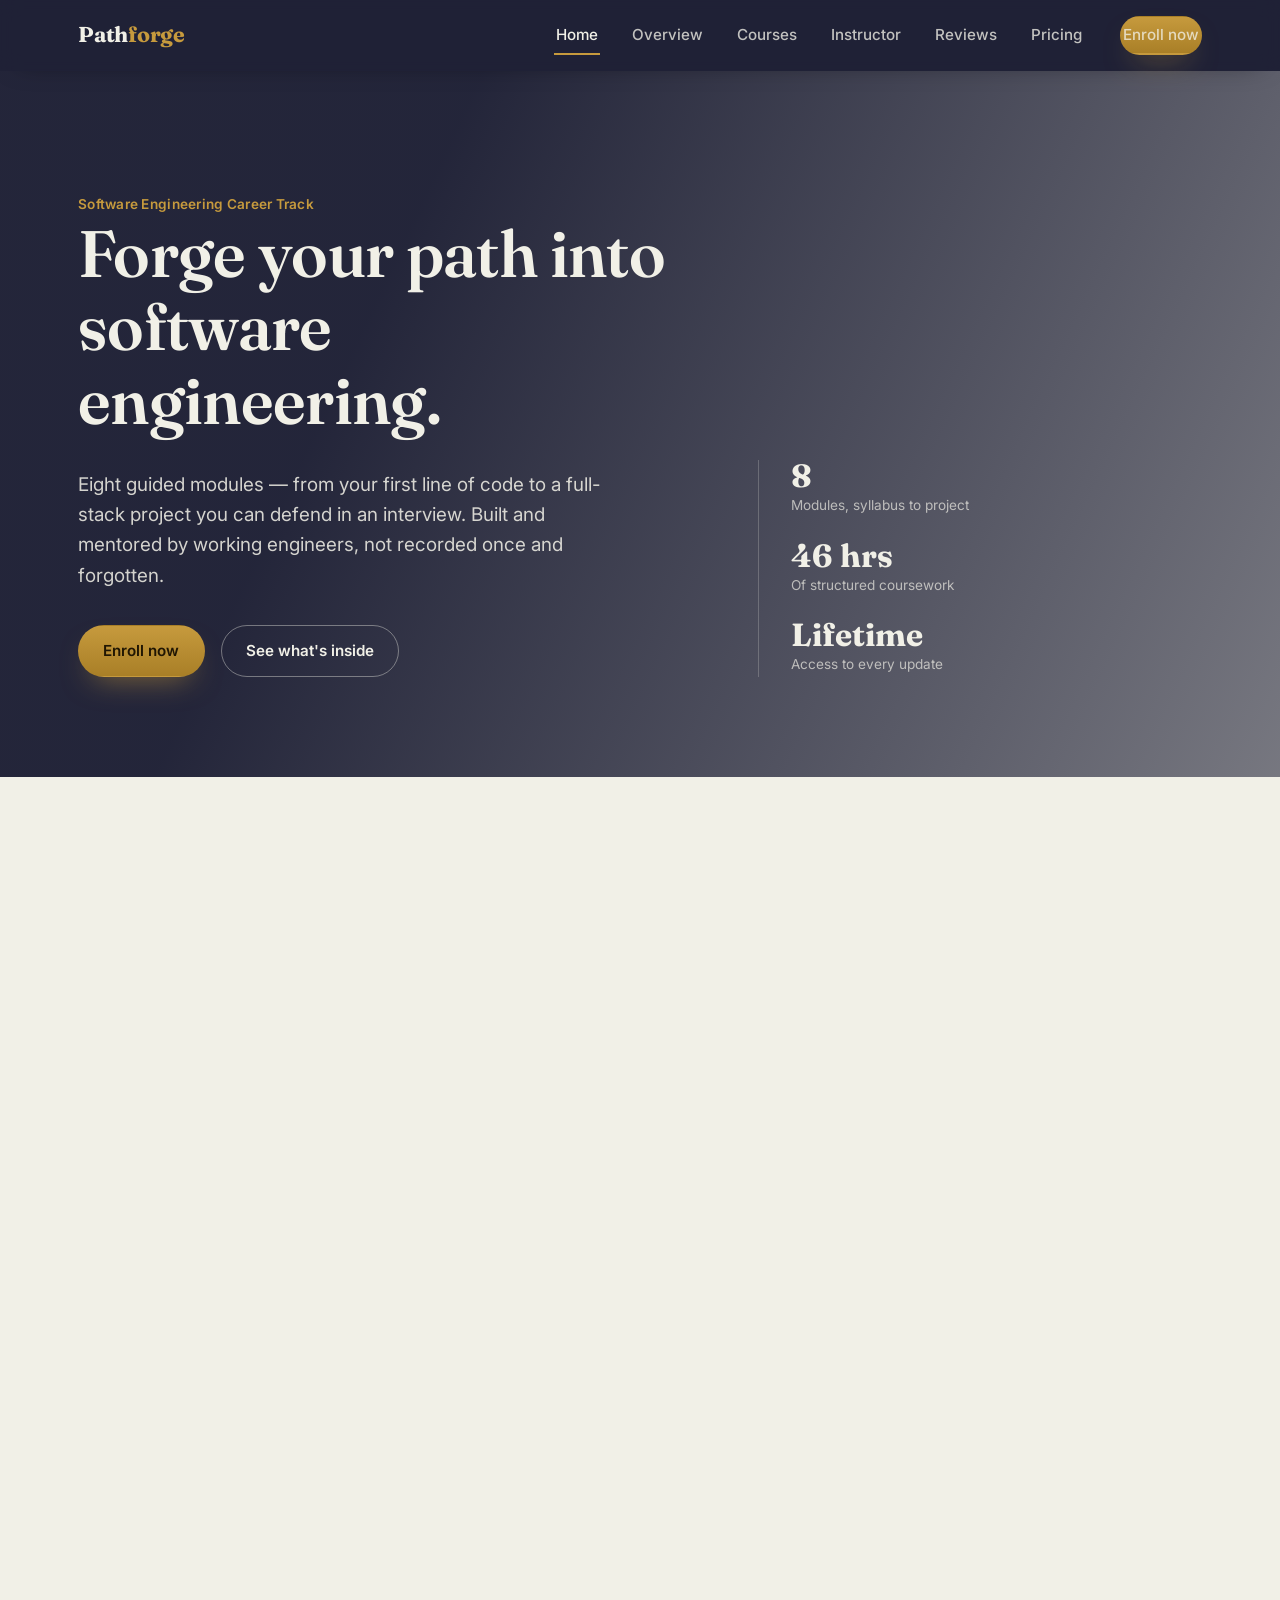
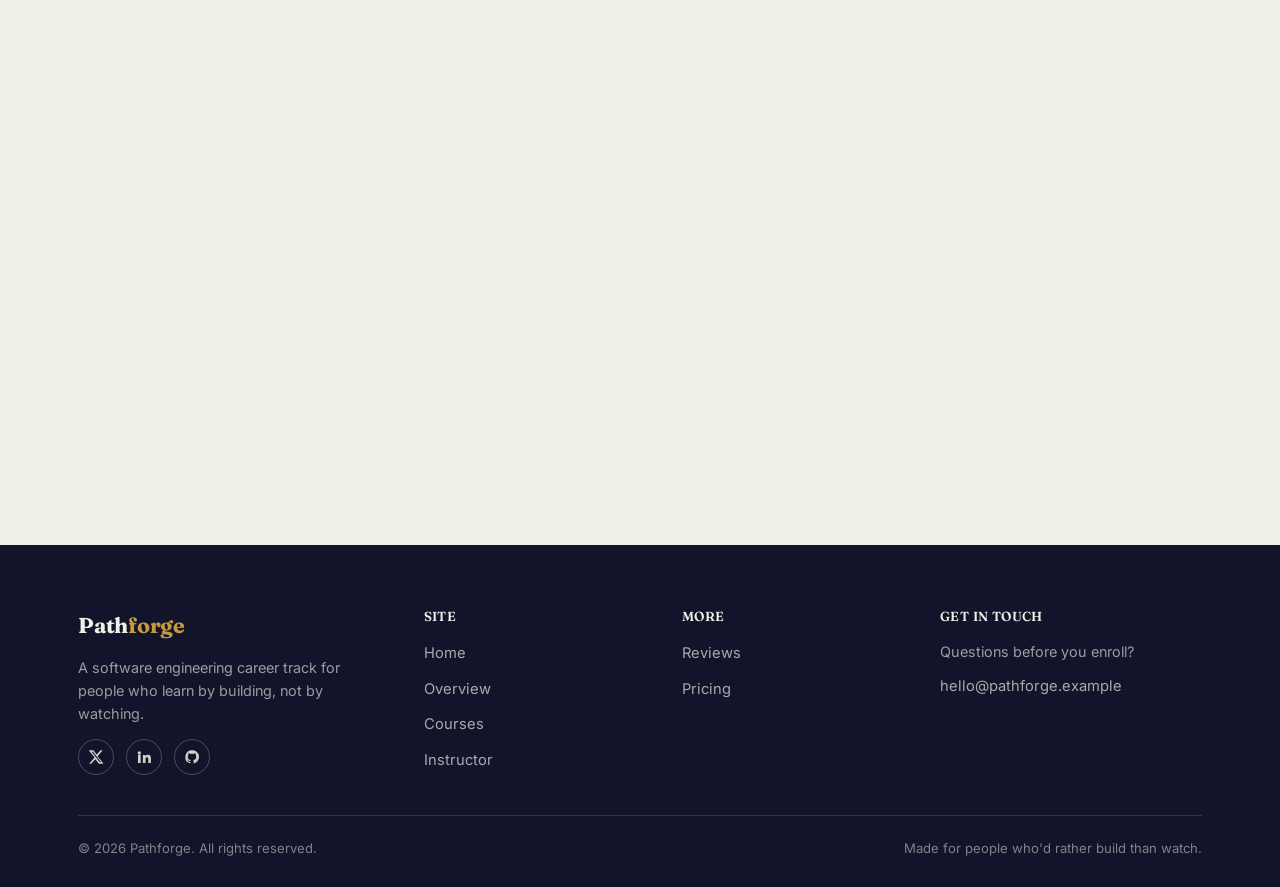
<file: index.html>
<!DOCTYPE html>
<html lang="en">
<head>
<meta charset="UTF-8">
<meta name="viewport" content="width=device-width, initial-scale=1.0">
<title>Pathforge — A software engineering course, built for people who learn by building</title>
<meta name="description" content="Pathforge is an eight-module, mentor-guided course that takes you from your first line of code to a portfolio you can defend in an interview.">
<link rel="preconnect" href="https://fonts.googleapis.com">
<link rel="stylesheet" href="styles.css">
</head>
<body>

<header class="site-header">
  <input type="checkbox" id="nav-toggle" class="nav-toggle">
  <div class="nav-inner">
    <a href="index.html" class="brand">Path<span>forge</span></a>
    <label for="nav-toggle" class="hamburger" aria-label="Toggle menu"><span></span></label>
    <nav class="nav-links" aria-label="Primary">
      <a href="index.html" aria-current="page">Home</a>
      <a href="about.html">Overview</a>
      <a href="courses.html">Courses</a>
      <a href="instructor.html">Instructor</a>
      <a href="reviews.html">Reviews</a>
      <a href="pricing.html">Pricing</a>
      <a href="pricing.html" class="btn btn-primary nav-cta">Enroll now</a>
    </nav>
  </div>
</header>

<main>

  <section class="hero" style="--bg-image:url('https://images.pexels.com/photos/6424589/pexels-photo-6424589.jpeg?auto=compress&amp;cs=tinysrgb&amp;w=1600');">
    <div class="wrap">
      <div>
        <span class="hero-eyebrow">Software Engineering Career Track</span>
        <h1>Forge your path into software engineering.</h1>
        <p class="lede">Eight guided modules — from your first line of code to a full-stack project you can defend in an interview. Built and mentored by working engineers, not recorded once and forgotten.</p>
        <div class="hero-actions">
          <a href="pricing.html" class="btn btn-primary">Enroll now</a>
          <a href="courses.html" class="btn btn-secondary">See what's inside</a>
        </div>
      </div>
      <div class="hero-stats">
        <div class="stat"><b>8</b><span>Modules, syllabus to project</span></div>
        <div class="stat"><b>46 hrs</b><span>Of structured coursework</span></div>
        <div class="stat"><b>Lifetime</b><span>Access to every update</span></div>
      </div>
    </div>
  </section>

  <section class="section reveal">
    <div class="wrap">
      <div class="section-head">
        <span class="kicker">Why Pathforge</span>
        <h2>Three things most courses skip.</h2>
      </div>
      <div class="benefit-grid">
        <div class="benefit-card reveal">
          <span class="num">01</span>
          <h3>You build the whole time</h3>
          <p>Every module ends with working code, not a quiz. By module five you have a real backend running on a real database.</p>
        </div>
        <div class="benefit-card reveal">
          <span class="num">02</span>
          <h3>A mentor reads your code</h3>
          <p>Weekly review sessions with an engineer who has shipped production software — not a forum of fellow beginners.</p>
        </div>
        <div class="benefit-card reveal">
          <span class="num">03</span>
          <h3>It ends at the interview</h3>
          <p>The last module is portfolio and interview prep, so the course doesn't stop the moment the coding does.</p>
        </div>
      </div>
      <div class="section-foot">
        <a href="about.html" class="btn btn-outline">Read the full course overview</a>
      </div>
    </div>
  </section>

  <section class="section section-alt reveal">
    <div class="wrap">
      <div class="section-head">
        <span class="kicker">The curriculum</span>
        <h2>Eight modules, one working application.</h2>
        <p style="margin-top:12px;">From HTML fundamentals through a deployed full-stack project — see the whole syllabus, with what each module builds and how long it takes.</p>
      </div>
      <div class="section-foot" style="margin-top:0;">
        <a href="courses.html" class="btn btn-primary">Browse all 8 courses</a>
      </div>
    </div>
  </section>

  <section class="cta-band reveal">
    <div class="wrap">
      <h2>Ready to start building?</h2>
      <p>Basic, Pro and Lifetime plans — pick the level of mentorship you need.</p>
      <div class="btn-actions">
        <a href="pricing.html" class="btn btn-primary">View pricing</a>
        <a href="reviews.html" class="btn btn-secondary">Read student reviews</a>
      </div>
    </div>
  </section>

</main>

<footer class="site-footer">
  <div class="wrap">
    <div class="footer-grid">
      <div class="footer-brand">
        <a href="index.html" class="brand">Path<span>forge</span></a>
        <p>A software engineering career track for people who learn by building, not by watching.</p>
        <div class="social-icons">
          <a href="#" aria-label="X / Twitter"><svg viewBox="0 0 24 24"><path d="M18.9 2H22l-7.6 8.7L23.3 22h-6.9l-5.4-6.6L4.8 22H1.7l8.1-9.3L1 2h7.1l4.9 6.1L18.9 2Zm-1.2 18h1.9L7.4 4H5.3l12.4 16Z"/></svg></a>
          <a href="#" aria-label="LinkedIn"><svg viewBox="0 0 24 24"><path d="M4.98 3.5a2.5 2.5 0 1 1 0 5 2.5 2.5 0 0 1 0-5ZM3 9h4v12H3V9Zm7 0h3.8v1.7h.05c.53-.95 1.83-1.95 3.77-1.95 4.03 0 4.78 2.5 4.78 5.75V21h-4v-5.7c0-1.36-.03-3.1-1.9-3.1-1.9 0-2.2 1.48-2.2 3v5.8h-4V9Z"/></svg></a>
          <a href="#" aria-label="GitHub"><svg viewBox="0 0 24 24"><path d="M12 2a10 10 0 0 0-3.16 19.49c.5.09.68-.22.68-.48v-1.7c-2.78.6-3.37-1.2-3.37-1.2-.46-1.15-1.11-1.46-1.11-1.46-.9-.62.07-.6.07-.6 1 .07 1.53 1.03 1.53 1.03.9 1.52 2.34 1.08 2.91.83.09-.65.35-1.08.63-1.33-2.22-.25-4.56-1.11-4.56-4.93 0-1.09.39-1.98 1.03-2.68-.1-.25-.45-1.27.1-2.65 0 0 .84-.27 2.75 1.02a9.6 9.6 0 0 1 5 0c1.9-1.29 2.75-1.02 2.75-1.02.55 1.38.2 2.4.1 2.65.64.7 1.03 1.59 1.03 2.68 0 3.83-2.34 4.68-4.57 4.93.36.31.68.92.68 1.85v2.74c0 .27.18.58.69.48A10 10 0 0 0 12 2Z"/></svg></a>
        </div>
      </div>
      <div class="footer-col">
        <h4>SITE</h4>
        <ul>
          <li><a href="index.html">Home</a></li>
          <li><a href="about.html">Overview</a></li>
          <li><a href="courses.html">Courses</a></li>
          <li><a href="instructor.html">Instructor</a></li>
        </ul>
      </div>
      <div class="footer-col">
        <h4>MORE</h4>
        <ul>
          <li><a href="reviews.html">Reviews</a></li>
          <li><a href="pricing.html">Pricing</a></li>
        </ul>
      </div>
      <div class="footer-col">
        <h4>GET IN TOUCH</h4>
        <p style="margin-bottom:10px;">Questions before you enroll?</p>
        <ul>
          <li><a href="mailto:hello@pathforge.example">hello@pathforge.example</a></li>
        </ul>
      </div>
    </div>
    <div class="footer-bottom">
      <span>© 2026 Pathforge. All rights reserved.</span>
      <span>Made for people who'd rather build than watch.</span>
    </div>
  </div>
</footer>

</body>
</html>
</file>
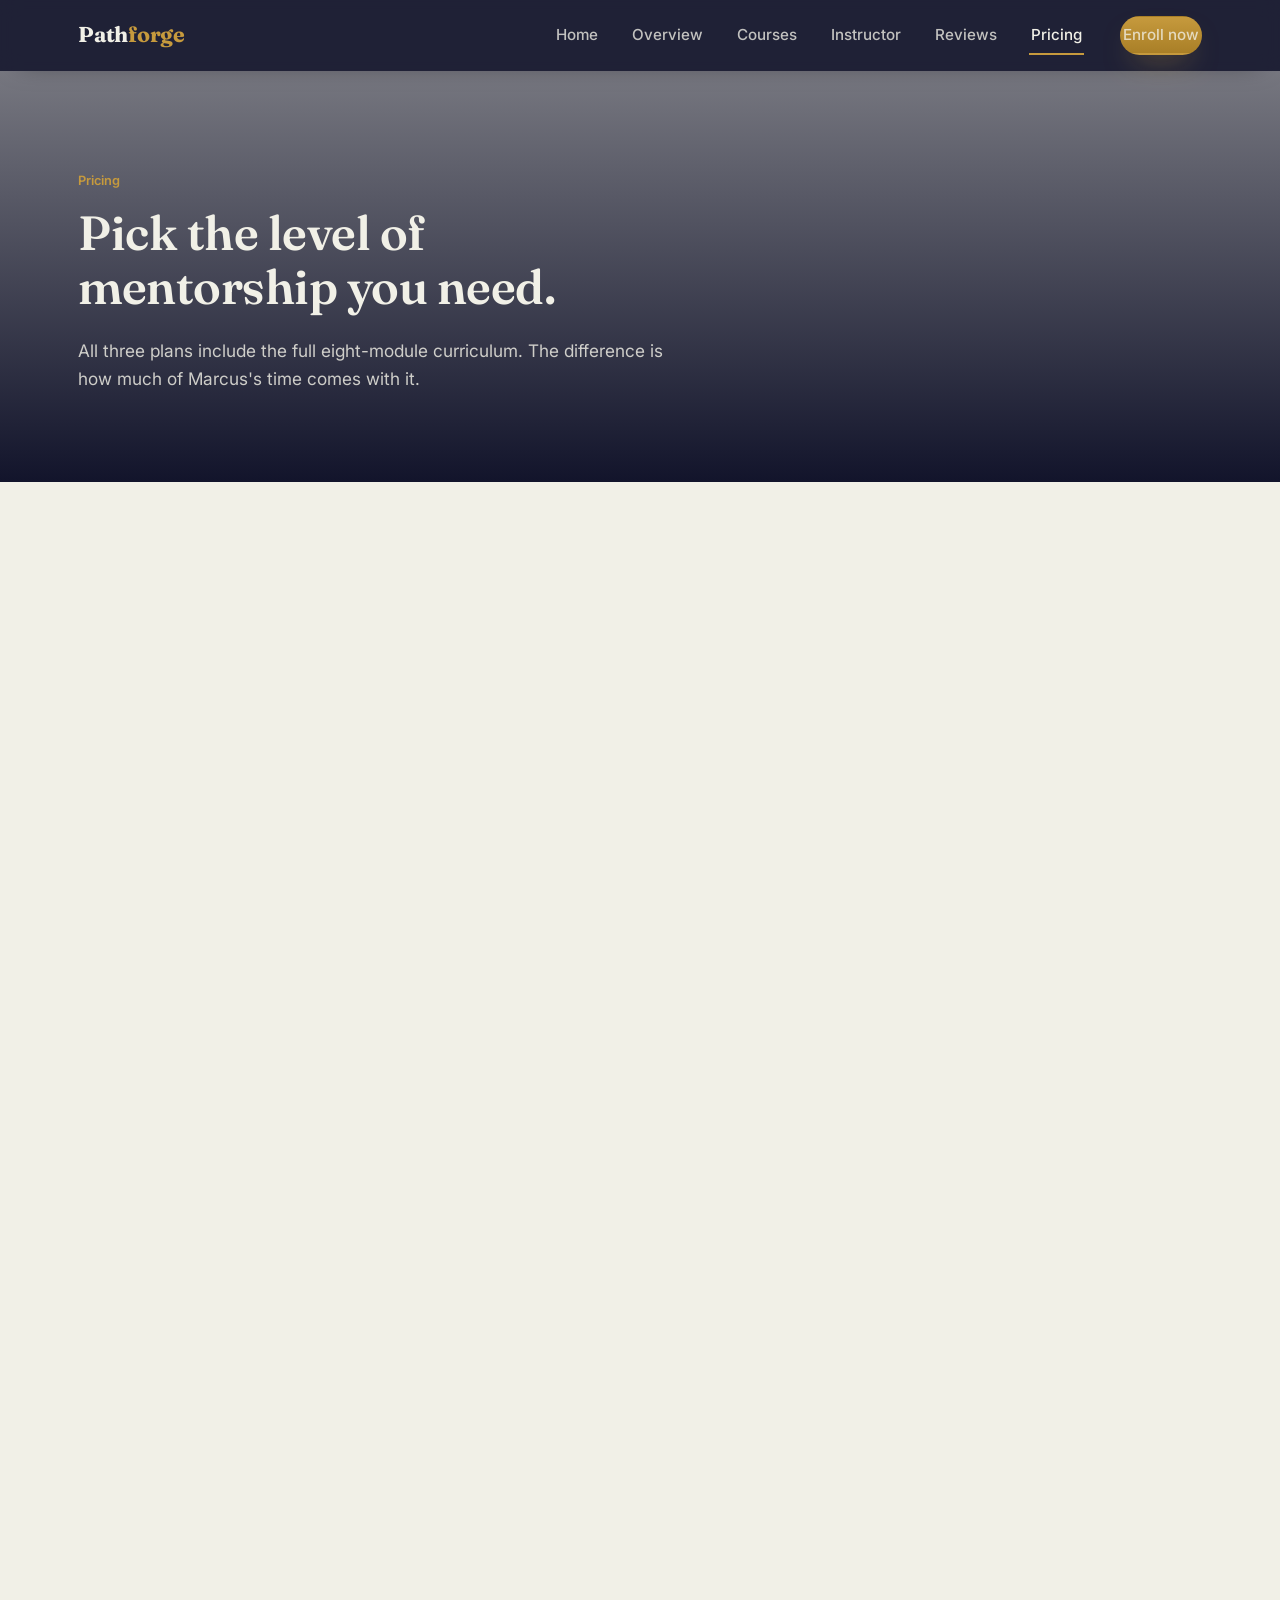
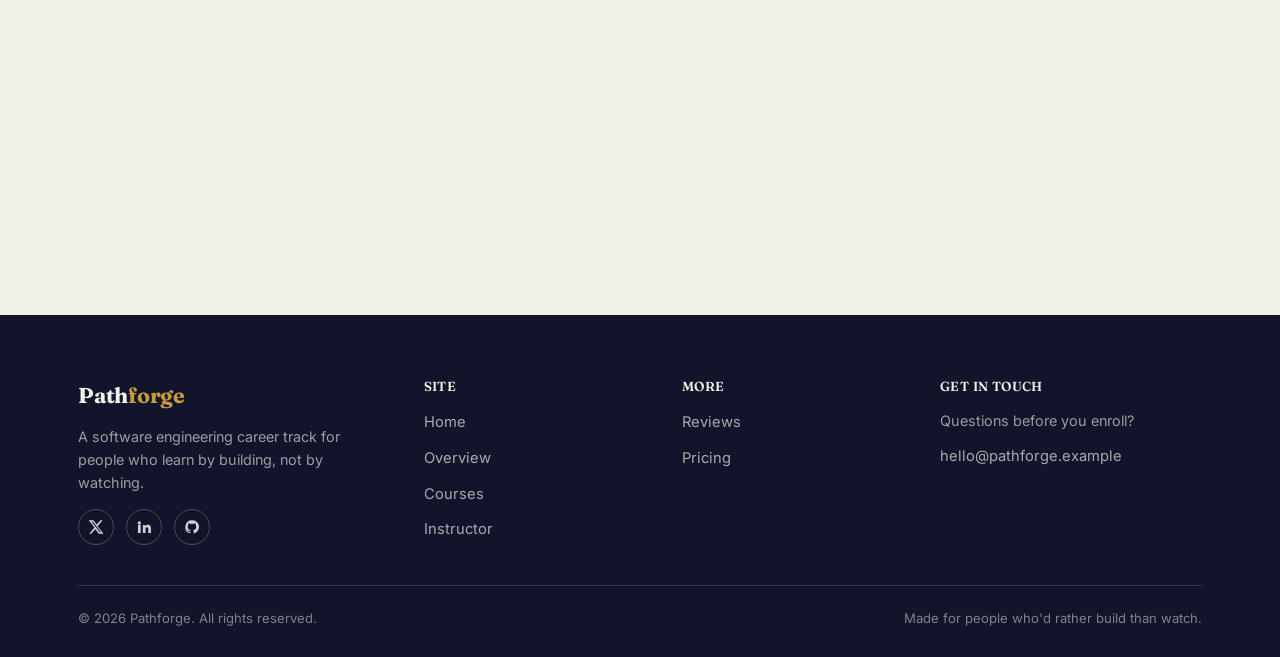
<file: pricing.html>
<!DOCTYPE html>
<html lang="en">
<head>
<meta charset="UTF-8">
<meta name="viewport" content="width=device-width, initial-scale=1.0">
<title>Pricing — Pathforge</title>
<meta name="description" content="Pathforge pricing — Basic, Pro and Lifetime plans, plus answers to common questions.">
<link rel="preconnect" href="https://fonts.googleapis.com">
<link rel="stylesheet" href="styles.css">
</head>
<body>

<header class="site-header">
  <input type="checkbox" id="nav-toggle" class="nav-toggle">
  <div class="nav-inner">
    <a href="index.html" class="brand">Path<span>forge</span></a>
    <label for="nav-toggle" class="hamburger" aria-label="Toggle menu"><span></span></label>
    <nav class="nav-links" aria-label="Primary">
      <a href="index.html">Home</a>
      <a href="about.html">Overview</a>
      <a href="courses.html">Courses</a>
      <a href="instructor.html">Instructor</a>
      <a href="reviews.html">Reviews</a>
      <a href="pricing.html" aria-current="page">Pricing</a>
      <a href="#pricing" class="btn btn-primary nav-cta">Enroll now</a>
    </nav>
  </div>
</header>

<main>

  <section class="page-hero" style="--bg-image:url('https://images.pexels.com/photos/5989931/pexels-photo-5989931.jpeg?auto=compress&amp;cs=tinysrgb&amp;w=1600');">
    <div class="wrap">
      <span class="eyebrow">Pricing</span>
      <h1>Pick the level of mentorship you need.</h1>
      <p>All three plans include the full eight-module curriculum. The difference is how much of Marcus's time comes with it.</p>
    </div>
  </section>

  <section class="section reveal" id="pricing">
    <div class="wrap">
      <div class="pricing-grid">

        <div class="price-card reveal">
          <h3>Basic</h3>
          <p class="tier-desc">Self-paced access to the full curriculum.</p>
          <div class="price-amount">$49</div>
          <div class="price-cadence">one-time payment</div>
          <ul class="price-features">
            <li>All 8 modules, lifetime updates</li>
            <li>Downloadable project starter files</li>
            <li>Community discussion board access</li>
            <li class="muted">Weekly mentor review</li>
            <li class="muted">Capstone code review</li>
          </ul>
          <a href="mailto:hello@pathforge.example?subject=Enroll%20-%20Basic" class="btn btn-outline btn-block">Enroll in Basic</a>
        </div>

        <div class="price-card price-card--featured reveal">
          <h3>Pro</h3>
          <p class="tier-desc">Structured cohort with weekly mentor reviews.</p>
          <div class="price-amount">$189</div>
          <div class="price-cadence">one-time payment</div>
          <ul class="price-features">
            <li>Everything in Basic</li>
            <li>Weekly live mentor review sessions</li>
            <li>Written feedback on every module submission</li>
            <li>Capstone code review before deployment</li>
            <li class="muted">1:1 interview prep session</li>
          </ul>
          <a href="mailto:hello@pathforge.example?subject=Enroll%20-%20Pro" class="btn btn-primary btn-block">Enroll in Pro</a>
        </div>

        <div class="price-card reveal">
          <h3>Lifetime</h3>
          <p class="tier-desc">Everything, plus every future cohort and update.</p>
          <div class="price-amount">$349</div>
          <div class="price-cadence">one-time payment</div>
          <ul class="price-features">
            <li>Everything in Pro</li>
            <li>1:1 interview prep session with Marcus</li>
            <li>Free access to every future module added</li>
            <li>Priority spot in future live cohorts</li>
          </ul>
          <a href="mailto:hello@pathforge.example?subject=Enroll%20-%20Lifetime" class="btn btn-outline btn-block">Enroll in Lifetime</a>
        </div>

      </div>
    </div>
  </section>

  <section class="section section-alt reveal">
    <div class="wrap">
      <div class="section-head">
        <span class="kicker">Questions</span>
        <h2>Before you enroll.</h2>
      </div>
      <div class="faq-list">
        <details class="faq-item">
          <summary>How much time does this actually take?</summary>
          <p>Plan for 5–6 hours a week. The full curriculum runs about 46 hours, so most students finish in eight to ten weeks at a steady pace — though Basic-tier students often move slower since there's no weekly session to keep pace with.</p>
        </details>
        <details class="faq-item">
          <summary>Do I need any prior coding experience?</summary>
          <p>Some. Pathforge assumes you can already write basic code — from a class, a bootcamp, or self-teaching — but has never taken a project from a blank file through to something deployed and working.</p>
        </details>
        <details class="faq-item">
          <summary>What's the difference between Pro and Lifetime?</summary>
          <p>Pro gets you the full mentored experience through your current cohort. Lifetime adds a 1:1 interview prep session and free access to every module Pathforge adds afterward, at no extra cost.</p>
        </details>
        <details class="faq-item">
          <summary>Is there a refund policy?</summary>
          <p>Yes — if you've completed fewer than two modules, you can request a full refund within 14 days of enrolling. Email hello@pathforge.example and we'll handle it directly.</p>
        </details>
        <details class="faq-item">
          <summary>What do I need installed to follow along?</summary>
          <p>A code editor, a recent JDK, and MySQL — module one walks through setting all three up from scratch, regardless of your operating system.</p>
        </details>
      </div>
    </div>
  </section>

</main>

<footer class="site-footer">
  <div class="wrap">
    <div class="footer-grid">
      <div class="footer-brand">
        <a href="index.html" class="brand">Path<span>forge</span></a>
        <p>A software engineering career track for people who learn by building, not by watching.</p>
        <div class="social-icons">
          <a href="#" aria-label="X / Twitter"><svg viewBox="0 0 24 24"><path d="M18.9 2H22l-7.6 8.7L23.3 22h-6.9l-5.4-6.6L4.8 22H1.7l8.1-9.3L1 2h7.1l4.9 6.1L18.9 2Zm-1.2 18h1.9L7.4 4H5.3l12.4 16Z"/></svg></a>
          <a href="#" aria-label="LinkedIn"><svg viewBox="0 0 24 24"><path d="M4.98 3.5a2.5 2.5 0 1 1 0 5 2.5 2.5 0 0 1 0-5ZM3 9h4v12H3V9Zm7 0h3.8v1.7h.05c.53-.95 1.83-1.95 3.77-1.95 4.03 0 4.78 2.5 4.78 5.75V21h-4v-5.7c0-1.36-.03-3.1-1.9-3.1-1.9 0-2.2 1.48-2.2 3v5.8h-4V9Z"/></svg></a>
          <a href="#" aria-label="GitHub"><svg viewBox="0 0 24 24"><path d="M12 2a10 10 0 0 0-3.16 19.49c.5.09.68-.22.68-.48v-1.7c-2.78.6-3.37-1.2-3.37-1.2-.46-1.15-1.11-1.46-1.11-1.46-.9-.62.07-.6.07-.6 1 .07 1.53 1.03 1.53 1.03.9 1.52 2.34 1.08 2.91.83.09-.65.35-1.08.63-1.33-2.22-.25-4.56-1.11-4.56-4.93 0-1.09.39-1.98 1.03-2.68-.1-.25-.45-1.27.1-2.65 0 0 .84-.27 2.75 1.02a9.6 9.6 0 0 1 5 0c1.9-1.29 2.75-1.02 2.75-1.02.55 1.38.2 2.4.1 2.65.64.7 1.03 1.59 1.03 2.68 0 3.83-2.34 4.68-4.57 4.93.36.31.68.92.68 1.85v2.74c0 .27.18.58.69.48A10 10 0 0 0 12 2Z"/></svg></a>
        </div>
      </div>
      <div class="footer-col">
        <h4>SITE</h4>
        <ul>
          <li><a href="index.html">Home</a></li>
          <li><a href="about.html">Overview</a></li>
          <li><a href="courses.html">Courses</a></li>
          <li><a href="instructor.html">Instructor</a></li>
        </ul>
      </div>
      <div class="footer-col">
        <h4>MORE</h4>
        <ul>
          <li><a href="reviews.html">Reviews</a></li>
          <li><a href="pricing.html">Pricing</a></li>
        </ul>
      </div>
      <div class="footer-col">
        <h4>GET IN TOUCH</h4>
        <p style="margin-bottom:10px;">Questions before you enroll?</p>
        <ul>
          <li><a href="mailto:hello@pathforge.example">hello@pathforge.example</a></li>
        </ul>
      </div>
    </div>
    <div class="footer-bottom">
      <span>© 2026 Pathforge. All rights reserved.</span>
      <span>Made for people who'd rather build than watch.</span>
    </div>
  </div>
</footer>

</body>
</html>
</file>
<file: styles.css>
/* ===================================================================
   PATHFORGE — shared stylesheet
   A software-engineering course platform. Multi-page site (HTML5 +
   CSS3 only, no JS). Every interactive piece below — the mobile menu,
   the course detail modals, the FAQ accordion and the scroll effects —
   is done with pure CSS (checkbox hack, <details>, and native
   CSS scroll-driven animations where supported).
   =================================================================== */

@import url('https://fonts.googleapis.com/css2?family=Fraunces:opsz,wght@9..144,400;9..144,500;9..144,600;9..144,700&family=Inter:wght@400;500;600;700&display=swap');

/* ---------- tokens ------------------------------------------------ */
:root{
  --navy:      #12142B;
  --navy-2:    #1C1F42;
  --paper:     #F1F0E7;
  --cream:     #F1F0E7; /* fixed light text for the navy header/hero/footer — never flips in dark mode */
  --card:      #FFFFFF;
  --ink:       #1B1D2E;
  --muted:     #5B5E72;
  --gold:      #C69A3D;
  --gold-dark: #A97F27;
  --teal:      #1F6F5C;
  --line:      #DEDBC8;

  --radius:    7px;
  --shadow:    0 18px 44px -22px rgba(18,20,43,.4);
  --shadow-lg: 0 30px 70px -25px rgba(18,20,43,.5);
  --maxw:      1180px;

  --font-display: 'Fraunces', Georgia, serif;
  --font-body:    'Inter', -apple-system, BlinkMacSystemFont, 'Segoe UI', sans-serif;

  color-scheme: light;
}

@media (prefers-color-scheme: dark){
  :root{
    --paper: #131426;
    --card:  #1B1D3B;
    --ink:   #ECEDE1;
    --muted: #A9ABC6;
    --line:  #33365C;
    --shadow:    0 18px 44px -22px rgba(0,0,0,.65);
    --shadow-lg: 0 30px 70px -25px rgba(0,0,0,.7);
    color-scheme: dark;
  }
}

/* ---------- reset --------------------------------------------------*/
*, *::before, *::after{ box-sizing: border-box; }
html{
  scroll-behavior: smooth;
  -webkit-text-size-adjust: 100%;
}
body{
  margin: 0;
  background: var(--paper);
  color: var(--ink);
  font-family: var(--font-body);
  font-size: 16px;
  line-height: 1.6;
  -webkit-font-smoothing: antialiased;
}
img{ max-width: 100%; display: block; }
a{ color: inherit; }
ul{ margin: 0; padding: 0; list-style: none; }
h1, h2, h3, h4{
  font-family: var(--font-display);
  font-weight: 600;
  line-height: 1.12;
  margin: 0 0 .5em;
  letter-spacing: -0.01em;
}
p{ margin: 0 0 1em; color: var(--muted); max-width: 62ch; }
:focus-visible{ outline: 3px solid var(--gold); outline-offset: 3px; }
.sr-only{
  position: absolute; width: 1px; height: 1px; padding: 0; margin: -1px;
  overflow: hidden; clip: rect(0,0,0,0); white-space: nowrap; border: 0;
}

.wrap{ max-width: var(--maxw); margin: 0 auto; padding: 0 28px; }

/* ---------- buttons -------------------------------------------------*/
.btn{
  display: inline-flex;
  align-items: center;
  gap: .5em;
  padding: .85em 1.6em;
  border-radius: 999px;
  font-family: var(--font-body);
  font-weight: 600;
  font-size: .95rem;
  text-decoration: none;
  border: 1px solid transparent;
  cursor: pointer;
  transition: transform .18s ease, box-shadow .18s ease, background-color .18s ease, color .18s ease, border-color .18s ease;
}
@media (hover: hover) and (pointer: fine){
  .btn:hover{ transform: translateY(-2px); }
}
.btn-primary{
  background: linear-gradient(180deg, var(--gold) 0%, var(--gold-dark) 100%);
  color: #201603;
  box-shadow: 0 14px 30px -14px rgba(199,154,61,.65);
}
.btn-primary:hover{ box-shadow: 0 18px 34px -14px rgba(199,154,61,.8); }
.btn-secondary{
  background: transparent;
  color: var(--cream);
  border-color: rgba(241,240,231,.4);
}
.btn-secondary:hover{ border-color: var(--cream); background: rgba(241,240,231,.08); }
.btn-outline{
  background: transparent;
  color: var(--ink);
  border-color: var(--line);
}
.btn-outline:hover{ border-color: var(--gold); color: var(--gold-dark); }
.btn-block{ width: 100%; justify-content: center; }

/* ---------- header / nav --------------------------------------------*/
.site-header{
  position: sticky;
  top: 0;
  z-index: 60;
  background: rgba(18,20,43,.94);
  backdrop-filter: blur(10px);
  box-shadow: 0 10px 26px -20px rgba(0,0,0,.55);
  animation: navShadow linear forwards;
  animation-timeline: scroll(root);
  animation-range: 0px 260px;
}
@keyframes navShadow{
  from{ box-shadow: 0 0 0 rgba(0,0,0,0); }
  to{   box-shadow: 0 16px 34px -18px rgba(0,0,0,.65); }
}
.nav-inner{
  max-width: var(--maxw);
  margin: 0 auto;
  padding: 16px 28px;
  display: flex;
  align-items: center;
  justify-content: space-between;
  gap: 20px;
}
.brand{
  font-family: var(--font-display);
  font-size: 1.35rem;
  font-weight: 700;
  color: var(--cream);
  text-decoration: none;
  letter-spacing: -0.01em;
}
.brand span{ color: var(--gold); }
.nav-links{
  display: flex;
  align-items: center;
  gap: 30px;
}
.nav-links a{
  color: rgba(241,240,231,.78);
  text-decoration: none;
  font-size: .95rem;
  font-weight: 500;
  padding: 6px 2px;
  border-bottom: 2px solid transparent;
  transition: color .18s ease, border-color .18s ease;
}
.nav-links a:hover{ color: var(--cream); }
.nav-links a[aria-current="page"]{
  color: var(--cream);
  border-bottom-color: var(--gold);
}
.nav-cta{ margin-left: 6px; }
.nav-toggle{ position: absolute; opacity: 0; pointer-events: none; }
.hamburger{
  display: none;
  width: 26px; height: 20px;
  position: relative;
  cursor: pointer;
}
.hamburger span, .hamburger span::before, .hamburger span::after{
  content: '';
  position: absolute;
  left: 0; right: 0;
  height: 2px;
  background: var(--cream);
  transition: transform .2s ease, opacity .2s ease, top .2s ease;
}
.hamburger span{ top: 9px; }
.hamburger span::before{ top: -8px; }
.hamburger span::after{ top: 8px; }

/* ---------- page hero (secondary pages) -----------------------------*/
.page-hero{
  position: relative;
  color: var(--cream);
  padding: 96px 0 72px;
  overflow: hidden;
}
.page-hero::before{
  content: '';
  position: absolute; inset: 0;
  background-image: var(--bg-image);
  background-size: cover;
  background-position: center;
  filter: saturate(.75) brightness(.42);
  transform: scale(1.03);
}
.page-hero::after{
  content: '';
  position: absolute; inset: 0;
  background: linear-gradient(180deg, rgba(18,20,43,.55) 0%, var(--navy) 100%);
}
.page-hero .wrap{ position: relative; z-index: 2; }
.page-hero .eyebrow{
  display: inline-block;
  font-size: .8rem;
  font-weight: 600;
  color: var(--gold);
  margin-bottom: 14px;
}
.page-hero h1{ font-size: clamp(2.1rem, 4.2vw, 3rem); color: var(--cream); max-width: 16ch; }
.page-hero p{ color: rgba(241,240,231,.82); font-size: 1.08rem; max-width: 56ch; }

/* ---------- hero (home) ----------------------------------------------*/
.hero{
  position: relative;
  color: var(--cream);
  padding: 120px 0 100px;
  overflow: hidden;
}
.hero::before{
  content: '';
  position: absolute; inset: 0;
  background-image: var(--bg-image);
  background-size: cover;
  background-position: center 30%;
  filter: saturate(.7) brightness(.4);
  transform: scale(1.03);
}
.hero::after{
  content: '';
  position: absolute; inset: 0;
  background: linear-gradient(115deg, rgba(18,20,43,.92) 30%, rgba(18,20,43,.55) 100%);
}
.hero .wrap{
  position: relative;
  z-index: 2;
  display: grid;
  grid-template-columns: minmax(0, 640px) 1fr;
  gap: 40px;
  align-items: end;
}
.hero-eyebrow{
  font-size: .85rem;
  font-weight: 600;
  letter-spacing: .02em;
  color: var(--gold);
  margin-bottom: 18px;
}
.hero h1{
  font-size: clamp(2.6rem, 5.6vw, 4.1rem);
  color: var(--cream);
  max-width: 14ch;
}
.hero .lede{
  color: rgba(241,240,231,.86);
  font-size: 1.18rem;
  max-width: 46ch;
  margin-bottom: 34px;
}
.hero-actions{ display: flex; gap: 16px; flex-wrap: wrap; }
.hero-stats{
  display: flex;
  flex-direction: column;
  gap: 22px;
  border-left: 1px solid rgba(241,240,231,.22);
  padding-left: 32px;
}
.hero-stats .stat b{
  display: block;
  font-family: var(--font-display);
  font-size: 2rem;
  color: var(--cream);
  line-height: 1;
}
.hero-stats .stat span{
  font-size: .85rem;
  color: rgba(241,240,231,.68);
}

/* ---------- generic section ------------------------------------------*/
.section{ padding: 88px 0; }
.section-alt{ background: var(--card); }
.section-head{ max-width: 640px; margin-bottom: 48px; }
.section-head .kicker{
  color: var(--teal);
  font-weight: 600;
  font-size: .85rem;
  display: block;
  margin-bottom: 10px;
}
.section-head h2{ font-size: clamp(1.8rem, 3.4vw, 2.5rem); }
.section-foot{ margin-top: 40px; }

/* ---------- benefit / feature cards -----------------------------------*/
.benefit-grid{
  display: grid;
  grid-template-columns: repeat(auto-fit, minmax(240px, 1fr));
  gap: 22px;
}
.benefit-card{
  background: var(--card);
  border: 1px solid var(--line);
  border-radius: var(--radius);
  padding: 30px 26px;
}
.benefit-card .num{
  font-family: var(--font-display);
  font-size: 1.1rem;
  color: var(--gold-dark);
  display: block;
  margin-bottom: 14px;
}
.benefit-card h3{ font-size: 1.15rem; margin-bottom: 8px; }
.benefit-card p{ margin: 0; font-size: .95rem; }

/* audience list on about page */
.audience-list{ display: grid; gap: 14px; margin-top: 8px; }
.audience-list li{
  display: flex;
  gap: 14px;
  align-items: flex-start;
  color: var(--ink);
  font-size: 1rem;
  border-bottom: 1px solid var(--line);
  padding-bottom: 14px;
}
.audience-list li:last-child{ border-bottom: 0; }
.audience-list li::before{
  content: '';
  flex: none;
  width: 8px; height: 8px;
  margin-top: 8px;
  border-radius: 50%;
  background: var(--gold);
}

.about-media{
  border-radius: var(--radius);
  overflow: hidden;
  box-shadow: var(--shadow);
}
.about-media img{ width: 100%; height: 340px; object-fit: cover; }

.two-col{
  display: grid;
  grid-template-columns: 1.1fr .9fr;
  gap: 56px;
  align-items: start;
}

/* ---------- course / module grid + click-to-expand modal --------------*/
.course-grid{
  display: grid;
  grid-template-columns: repeat(auto-fit, minmax(270px, 1fr));
  gap: 26px;
}
.course-card{ position: relative; }
.course-check{ position: absolute; opacity: 0; pointer-events: none; }
.course-face{
  display: block;
  background: var(--card);
  border: 1px solid var(--line);
  border-radius: var(--radius);
  overflow: hidden;
  cursor: pointer;
  height: 100%;
  transition: transform .22s ease, box-shadow .22s ease, border-color .22s ease;
}
.course-face:focus-visible{
  transform: translateY(-4px);
  box-shadow: var(--shadow);
  border-color: transparent;
}
/* only lift the card on devices with a real mouse — on touch, :hover has
   no "leave" event, so a tap would otherwise leave the card stuck raised */
@media (hover: hover) and (pointer: fine){
  .course-face:hover{
    transform: translateY(-4px);
    box-shadow: var(--shadow);
    border-color: transparent;
  }
}
.course-thumb{ position: relative; }
.course-thumb img{ width: 100%; height: 190px; object-fit: cover; }
.course-index{
  position: absolute; top: 14px; left: 14px;
  background: rgba(18,20,43,.85);
  color: var(--cream);
  font-family: var(--font-display);
  font-size: .85rem;
  padding: 4px 11px;
  border-radius: 999px;
}
.course-face-body{ padding: 20px 22px 24px; }
.course-face-body h3{ font-size: 1.12rem; margin-bottom: 6px; }
.course-face-body p{ font-size: .92rem; margin-bottom: 12px; }
.course-face-meta{
  display: flex;
  justify-content: space-between;
  align-items: center;
  font-size: .82rem;
  color: var(--muted);
}
.course-face-meta .expand-hint{
  color: var(--gold-dark);
  font-weight: 600;
}

.course-expand{
  position: fixed;
  inset: 0;
  z-index: 200;
  display: flex;
  align-items: center;
  justify-content: center;
  padding: 24px;
  visibility: hidden;
  opacity: 0;
  pointer-events: none;
  transition: opacity .28s ease, visibility 0s linear .28s;
}
.course-check:checked ~ .course-expand{
  visibility: visible;
  opacity: 1;
  pointer-events: auto;
  transition: opacity .28s ease;
}
.course-expand-backdrop{
  position: absolute; inset: 0;
  background: rgba(15,16,34,.78);
  backdrop-filter: blur(3px);
  cursor: pointer;
}
.course-expand-panel{
  position: relative;
  background: var(--card);
  width: 100%;
  max-width: 640px;
  max-height: 86vh;
  overflow-y: auto;
  border-radius: var(--radius);
  box-shadow: var(--shadow-lg);
  transform-origin: center;
  transform: scale(.9);
  opacity: 0;
  transition: transform .3s cubic-bezier(.2,.8,.2,1), opacity .28s ease;
}
.course-check:checked ~ .course-expand .course-expand-panel{
  transform: scale(1);
  opacity: 1;
}
.course-expand-panel img{ width: 100%; height: 230px; object-fit: cover; }
.course-expand-body{ padding: 28px 30px 34px; }
.course-expand-body .course-index{ position: static; display: inline-block; margin-bottom: 14px; background: rgba(199,154,61,.16); color: var(--gold-dark); }
.course-expand-body h3{ font-size: 1.5rem; margin-bottom: 10px; }
.course-syllabus{ display: grid; gap: 10px; margin: 18px 0 22px; }
.course-syllabus li{
  font-size: .93rem;
  color: var(--ink);
  padding-left: 22px;
  position: relative;
}
.course-syllabus li::before{
  content: '✓';
  position: absolute; left: 0; top: 0;
  color: var(--teal);
  font-weight: 700;
}
.course-meta-row{
  display: flex;
  gap: 22px;
  flex-wrap: wrap;
  border-top: 1px solid var(--line);
  padding-top: 18px;
  font-size: .85rem;
  color: var(--muted);
}
.course-meta-row b{ color: var(--ink); display: block; font-size: .95rem; }
.course-close{
  position: absolute;
  top: 16px; right: 16px;
  width: 36px; height: 36px;
  border-radius: 50%;
  background: rgba(18,20,43,.85);
  color: var(--cream);
  display: flex; align-items: center; justify-content: center;
  cursor: pointer;
  font-size: 1.1rem;
  z-index: 3;
}
.course-close:hover{ background: var(--navy); }

/* ---------- instructor page --------------------------------------------*/
.instructor-block{
  display: grid;
  grid-template-columns: 300px 1fr;
  gap: 48px;
  align-items: start;
}
.instructor-photo{
  border-radius: var(--radius);
  overflow: hidden;
  box-shadow: var(--shadow);
}
.instructor-photo img{ width: 100%; height: 360px; object-fit: cover; }
.instructor-bio h1{ font-size: clamp(1.9rem, 3.4vw, 2.4rem); margin-bottom: 4px; }
.instructor-role{ color: var(--gold-dark); font-weight: 600; margin-bottom: 18px; display: block; }
.instructor-bio p{ max-width: 60ch; }
.stat-row{
  display: grid;
  grid-template-columns: repeat(auto-fit, minmax(150px, 1fr));
  gap: 18px;
  margin-top: 28px;
  padding-top: 28px;
  border-top: 1px solid var(--line);
}
.stat-row .stat b{
  display: block;
  font-family: var(--font-display);
  font-size: 1.9rem;
  color: var(--navy);
}
@media (prefers-color-scheme: dark){ .stat-row .stat b{ color: var(--ink); } }
.stat-row .stat span{ font-size: .84rem; color: var(--muted); }

/* ---------- testimonials -------------------------------------------------*/
.testimonial-grid{
  display: grid;
  grid-template-columns: repeat(auto-fit, minmax(260px, 1fr));
  gap: 22px;
}
.testimonial-card{
  background: var(--card);
  border: 1px solid var(--line);
  border-radius: var(--radius);
  padding: 28px 26px;
  display: flex;
  flex-direction: column;
  gap: 16px;
}
.stars{ display: flex; gap: 3px; }
.stars .star{
  width: 16px; height: 16px;
  background: var(--gold);
  clip-path: polygon(50% 0%, 61% 35%, 98% 35%, 68% 57%, 79% 91%, 50% 70%, 21% 91%, 32% 57%, 2% 35%, 39% 35%);
}
.testimonial-quote{ color: var(--ink); font-size: .98rem; margin: 0; }
.testimonial-person{ display: flex; align-items: center; gap: 12px; margin-top: auto; }
.testimonial-person img{
  width: 46px; height: 46px; border-radius: 50%; object-fit: cover;
  border: 2px solid var(--gold);
}
.testimonial-person b{ display: block; font-size: .92rem; }
.testimonial-person span{ font-size: .8rem; color: var(--muted); }

/* ---------- pricing ---------------------------------------------------*/
.pricing-grid{
  display: grid;
  grid-template-columns: repeat(auto-fit, minmax(270px, 1fr));
  gap: 24px;
  align-items: stretch;
}
.price-card{
  position: relative;
  background: var(--card);
  border: 1px solid var(--line);
  border-radius: var(--radius);
  padding: 34px 28px;
  display: flex;
  flex-direction: column;
}
.price-card--featured{
  border-color: var(--gold);
  box-shadow: var(--shadow-lg);
  transform: scale(1.03);
  z-index: 1;
}
.price-card--featured::before{
  content: 'Most popular';
  position: absolute;
  top: -13px; left: 28px;
  background: var(--gold);
  color: #201603;
  font-size: .74rem;
  font-weight: 700;
  padding: 5px 13px;
  border-radius: 999px;
}
.price-card h3{ font-size: 1.2rem; margin-bottom: 4px; }
.price-card .tier-desc{ font-size: .88rem; margin-bottom: 18px; }
.price-amount{
  font-family: var(--font-display);
  font-size: 2.4rem;
  color: var(--navy);
  margin-bottom: 4px;
}
@media (prefers-color-scheme: dark){ .price-amount{ color: var(--ink); } }
.price-amount sup{ font-size: 1rem; top: -1em; }
.price-cadence{ font-size: .82rem; color: var(--muted); margin-bottom: 22px; }
.price-features{ display: grid; gap: 11px; margin-bottom: 26px; flex: 1; }
.price-features li{
  font-size: .9rem;
  padding-left: 22px;
  position: relative;
  color: var(--ink);
}
.price-features li::before{
  content: '✓';
  position: absolute; left: 0; top: 0;
  color: var(--teal);
  font-weight: 700;
}
.price-features li.muted{ color: var(--muted); }
.price-features li.muted::before{ content: '–'; color: var(--muted); }

/* ---------- FAQ (native details) ---------------------------------------*/
.faq-list{ max-width: 760px; display: grid; gap: 12px; }
.faq-item{
  background: var(--card);
  border: 1px solid var(--line);
  border-radius: var(--radius);
  padding: 4px 22px;
}
.faq-item summary{
  cursor: pointer;
  list-style: none;
  padding: 18px 30px 18px 0;
  font-weight: 600;
  color: var(--ink);
  position: relative;
}
.faq-item summary::-webkit-details-marker{ display: none; }
.faq-item summary::after{
  content: '+';
  position: absolute;
  right: 0; top: 16px;
  font-size: 1.3rem;
  color: var(--gold-dark);
  transition: transform .2s ease;
}
.faq-item[open] summary::after{ content: '–'; }
.faq-item p{ padding-bottom: 20px; margin: 0; font-size: .93rem; }

/* ---------- CTA band ------------------------------------------------*/
.cta-band{
  background: var(--navy);
  color: var(--cream);
  padding: 68px 0;
  text-align: center;
}
.cta-band h2{ color: var(--cream); font-size: clamp(1.7rem, 3.4vw, 2.3rem); }
.cta-band p{ color: rgba(241,240,231,.78); margin: 0 auto 28px; }
.cta-band .btn-actions{ display: flex; justify-content: center; gap: 16px; flex-wrap: wrap; }

/* ---------- footer ----------------------------------------------------*/
.site-footer{
  background: var(--navy);
  color: rgba(241,240,231,.72);
  padding: 64px 0 28px;
}
.footer-grid{
  display: grid;
  grid-template-columns: 1.4fr 1fr 1fr 1.2fr;
  gap: 40px;
  padding-bottom: 40px;
  border-bottom: 1px solid rgba(241,240,231,.14);
}
.footer-brand .brand{ display: block; margin-bottom: 12px; }
.footer-grid p{ color: rgba(241,240,231,.62); font-size: .9rem; }
.footer-col h4{
  color: var(--cream);
  font-size: .82rem;
  letter-spacing: .03em;
  margin-bottom: 16px;
}
.footer-col ul{ display: grid; gap: 10px; }
.footer-col a{
  color: rgba(241,240,231,.68);
  text-decoration: none;
  font-size: .92rem;
}
.footer-col a:hover{ color: var(--gold); }
.social-icons{ display: flex; gap: 12px; margin-top: 4px; }
.social-icons a{
  width: 36px; height: 36px;
  border-radius: 50%;
  border: 1px solid rgba(241,240,231,.25);
  display: flex; align-items: center; justify-content: center;
}
.social-icons a:hover{ border-color: var(--gold); }
.social-icons svg{ width: 16px; height: 16px; fill: rgba(241,240,231,.85); }
.footer-bottom{
  display: flex;
  justify-content: space-between;
  flex-wrap: wrap;
  gap: 12px;
  padding-top: 22px;
  font-size: .82rem;
  color: rgba(241,240,231,.5);
}

/* ---------- scroll-triggered entrance animation -------------------------
   Real CSS scroll-driven animation (no JS). Falls back to a normal
   load-in transition on browsers that don't support it yet. */
.reveal{
  opacity: 0;
  transform: translateY(26px);
  animation: fadeUp linear forwards;
  animation-timeline: view();
  animation-range: entry 0% cover 32%;
}
@keyframes fadeUp{ to{ opacity: 1; transform: translateY(0); } }

@supports not (animation-timeline: view()){
  .reveal{ animation: fadeUpFallback .7s cubic-bezier(.2,.7,.2,1) forwards; animation-delay: .05s; }
}
@keyframes fadeUpFallback{
  from{ opacity: 0; transform: translateY(26px); }
  to{   opacity: 1; transform: translateY(0); }
}
@media (prefers-reduced-motion: reduce){
  .reveal{ animation: none !important; opacity: 1 !important; transform: none !important; }
  html{ scroll-behavior: auto; }
  .btn:hover{ transform: none; }
}

/* ===================================================================
   Responsive
   =================================================================== */
@media (max-width: 980px){
  .hero .wrap{ grid-template-columns: 1fr; }
  .hero-stats{ flex-direction: row; border-left: 0; padding-left: 0; border-top: 1px solid rgba(241,240,231,.22); padding-top: 24px; flex-wrap: wrap; }
  .two-col{ grid-template-columns: 1fr; }
  .instructor-block{ grid-template-columns: 1fr; }
  .instructor-photo img{ height: 300px; }
  .footer-grid{ grid-template-columns: 1fr 1fr; }
}

@media (max-width: 720px){
  .hamburger{ display: block; }
  .nav-links{
    position: absolute;
    top: 100%; left: 0; right: 0;
    background: var(--navy-2);
    flex-direction: column;
    align-items: stretch;
    gap: 0;
    padding: 8px 28px 20px;
    max-height: 0;
    overflow: hidden;
    transition: max-height .28s ease;
  }
  .nav-links a{ padding: 13px 0; border-bottom: 1px solid rgba(241,240,231,.1); }
  .nav-links .nav-cta{ margin: 14px 0 4px; }
  .nav-toggle:checked ~ .nav-inner .nav-links{ max-height: 420px; }
  .nav-toggle:checked ~ .nav-inner .hamburger span{ background: transparent; }
  .nav-toggle:checked ~ .nav-inner .hamburger span::before{ top: 0; transform: rotate(45deg); }
  .nav-toggle:checked ~ .nav-inner .hamburger span::after{ top: 0; transform: rotate(-45deg); }

  .section{ padding: 64px 0; }
  .price-card--featured{ transform: none; }
  .footer-grid{ grid-template-columns: 1fr; gap: 28px; }
  .footer-bottom{ flex-direction: column; }
}

@media (max-width: 480px){
  .wrap{ padding: 0 20px; }
  .hero{ padding: 96px 0 72px; }
  .page-hero{ padding: 80px 0 56px; }
}

/* print (secondary — kept minimal) */
@media print{
  .site-header, .hamburger, .hero-actions, .course-expand{ display: none; }
}
</file>
